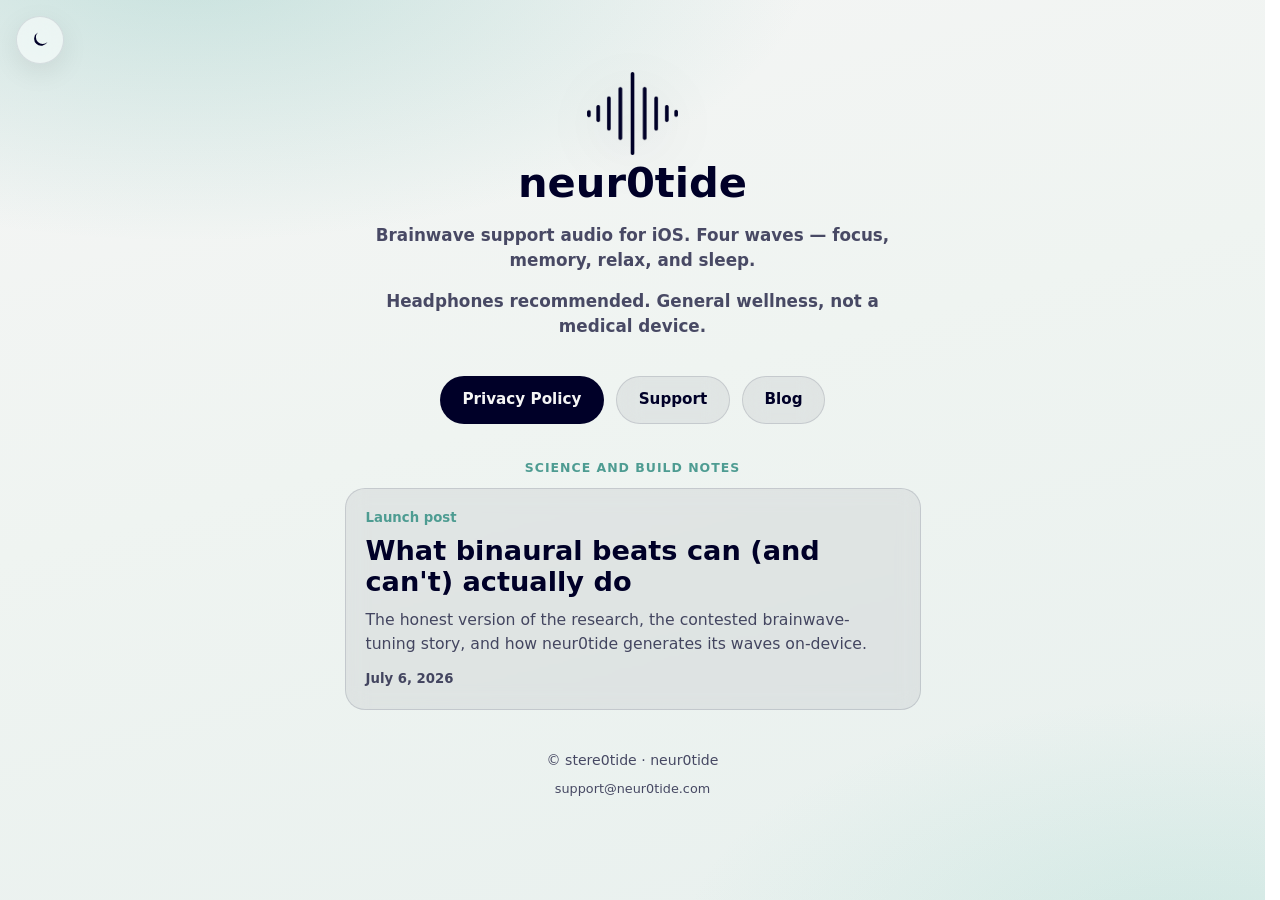
<file: index.html>
<!DOCTYPE html>
<html lang="en" data-theme="light">
<head>
  <meta charset="utf-8">
  <meta name="viewport" content="width=device-width, initial-scale=1">
  <meta name="description" content="neur0tide — brainwave support audio for iOS. Headphone-based wellness app by stere0tide, with plain-spoken notes on the science and technology.">
  <link rel="canonical" href="https://neur0tide.com/">
  <title>neur0tide</title>
  <link rel="stylesheet" href="/style.css">
  <link rel="icon" href="/assets/favicon.png" type="image/png">
  <script>
    (function () {
      var t = localStorage.getItem("neur0tide-theme");
      if (t === "light" || t === "dark") document.documentElement.dataset.theme = t;
      else if (window.matchMedia("(prefers-color-scheme: dark)").matches)
        document.documentElement.dataset.theme = "dark";
    })();
  </script>
</head>
<body>
  <a class="skip-link" href="#main">Skip to content</a>
  <button type="button" class="theme-toggle" id="themeToggle" aria-pressed="false" aria-label="Toggle bright and dark mode">
    <svg class="icon-sun" viewBox="0 0 24 24" fill="none" stroke="currentColor" stroke-width="2" aria-hidden="true">
      <circle cx="12" cy="12" r="4"/><path d="M12 2v2M12 20v2M4.93 4.93l1.41 1.41M17.66 17.66l1.41 1.41M2 12h2M20 12h2M4.93 19.07l1.41-1.41M17.66 6.34l1.41-1.41"/>
    </svg>
    <svg class="icon-moon" viewBox="0 0 24 24" fill="currentColor" aria-hidden="true">
      <path d="M21 14.5A8.5 8.5 0 1 1 9.5 3a6.5 6.5 0 0 0 11.5 11.5z"/>
    </svg>
  </button>

  <main id="main">
    <header class="brand-hero brand-hero--compact">
      <img
        class="brand-logo"
        id="appIcon"
        src="/assets/logo-light.png"
        data-light="/assets/logo-light.png"
        data-dark="/assets/logo-dark.png"
        width="240"
        height="220"
        alt="neur0tide logo"
      >
      <h1 class="brand-name">neur0tide</h1>
      <p class="brand-tagline">
        Brainwave support audio for iOS. Four waves — focus, memory, relax, and sleep.
      </p>
      <p class="brand-tagline">
        Headphones recommended. General wellness, not a medical device.
      </p>
    </header>

    <nav class="nav-row">
      <a class="glass-pill glass-pill--primary" href="/privacy">Privacy Policy</a>
      <a class="glass-pill" href="/support">Support</a>
      <a class="glass-pill" href="/blog">Blog</a>
    </nav>

    <section class="home-section" aria-labelledby="latest-post-title">
      <p class="eyebrow">Science and build notes</p>
      <a class="article-card article-card--home" href="/blog/what-binaural-beats-can-and-cant-do">
        <span class="article-kicker">Launch post</span>
        <h2 id="latest-post-title" class="article-title">
          What binaural beats can (and can't) actually do
        </h2>
        <p class="article-summary">
          The honest version of the research, the contested brainwave-tuning story,
          and how neur0tide generates its waves on-device.
        </p>
        <span class="article-meta">July 6, 2026</span>
      </a>
    </section>

    <footer class="site-credit">
      <p class="site-credit__line">© stere0tide · neur0tide</p>
      <p class="site-email">
        <a href="mailto:support@neur0tide.com">support@neur0tide.com</a>
      </p>
    </footer>
  </main>
  <script src="/theme.js"></script>
</body>
</html>
</file>
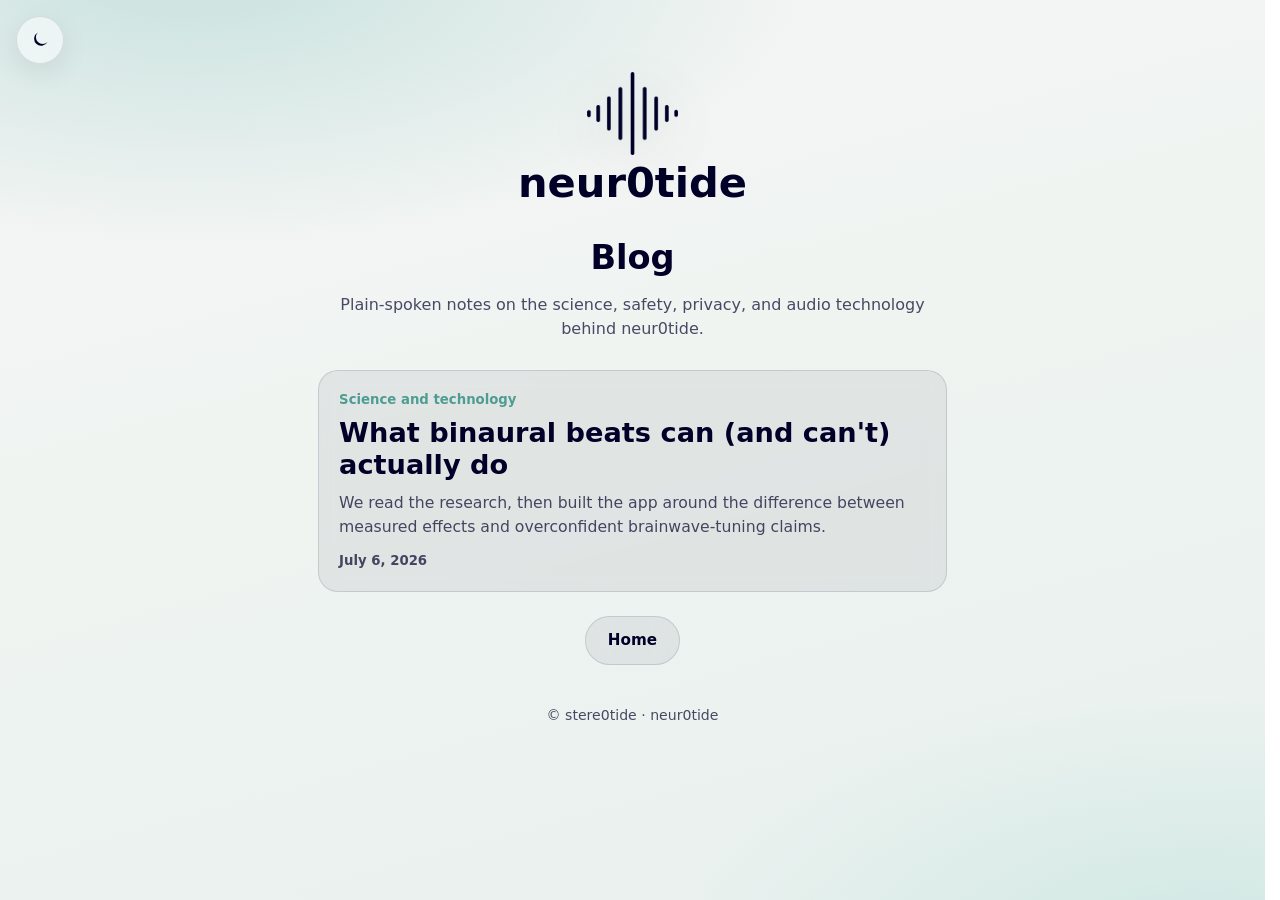
<file: blog.html>
<!DOCTYPE html>
<html lang="en" data-theme="light">
<head>
  <meta charset="utf-8">
  <meta name="viewport" content="width=device-width, initial-scale=1">
  <meta name="description" content="neur0tide blog: calm notes on binaural beats, evidence, privacy, and the technology behind the iOS app.">
  <link rel="canonical" href="https://neur0tide.com/blog">
  <title>Blog — neur0tide</title>
  <link rel="stylesheet" href="/style.css">
  <link rel="icon" href="/assets/favicon.png" type="image/png">
  <script>
    (function () {
      var t = localStorage.getItem("neur0tide-theme");
      if (t === "light" || t === "dark") document.documentElement.dataset.theme = t;
      else if (window.matchMedia("(prefers-color-scheme: dark)").matches)
        document.documentElement.dataset.theme = "dark";
    })();
  </script>
</head>
<body>
  <a class="skip-link" href="#main">Skip to content</a>
  <button type="button" class="theme-toggle" id="themeToggle" aria-pressed="false" aria-label="Toggle bright and dark mode">
    <svg class="icon-sun" viewBox="0 0 24 24" fill="none" stroke="currentColor" stroke-width="2" aria-hidden="true">
      <circle cx="12" cy="12" r="4"/><path d="M12 2v2M12 20v2M4.93 4.93l1.41 1.41M17.66 17.66l1.41 1.41M2 12h2M20 12h2M4.93 19.07l1.41-1.41M17.66 6.34l1.41-1.41"/>
    </svg>
    <svg class="icon-moon" viewBox="0 0 24 24" fill="currentColor" aria-hidden="true">
      <path d="M21 14.5A8.5 8.5 0 1 1 9.5 3a6.5 6.5 0 0 0 11.5 11.5z"/>
    </svg>
  </button>

  <main id="main">
    <a class="brand-link" href="/">
      <header class="brand-hero brand-hero--compact">
        <img
          class="brand-logo"
          id="appIcon"
          src="/assets/logo-light.png"
          data-light="/assets/logo-light.png"
          data-dark="/assets/logo-dark.png"
          width="240"
          height="220"
          alt=""
        >
        <p class="brand-name">neur0tide</p>
      </header>
    </a>

    <h1 class="page-title">Blog</h1>
    <p class="lede">Plain-spoken notes on the science, safety, privacy, and audio technology behind neur0tide.</p>

    <section class="post-list" aria-label="Blog posts">
      <a class="article-card" href="/blog/what-binaural-beats-can-and-cant-do">
        <span class="article-kicker">Science and technology</span>
        <h2 class="article-title">
          What binaural beats can (and can't) actually do
        </h2>
        <p class="article-summary">
          We read the research, then built the app around the difference between measured
          effects and overconfident brainwave-tuning claims.
        </p>
        <span class="article-meta">July 6, 2026</span>
      </a>
    </section>

    <p class="back-row"><a class="glass-pill" href="/">Home</a></p>
    <footer class="site-credit">
      <p class="site-credit__line">© stere0tide · neur0tide</p>
    </footer>
  </main>
  <script src="/theme.js"></script>
</body>
</html>
</file>
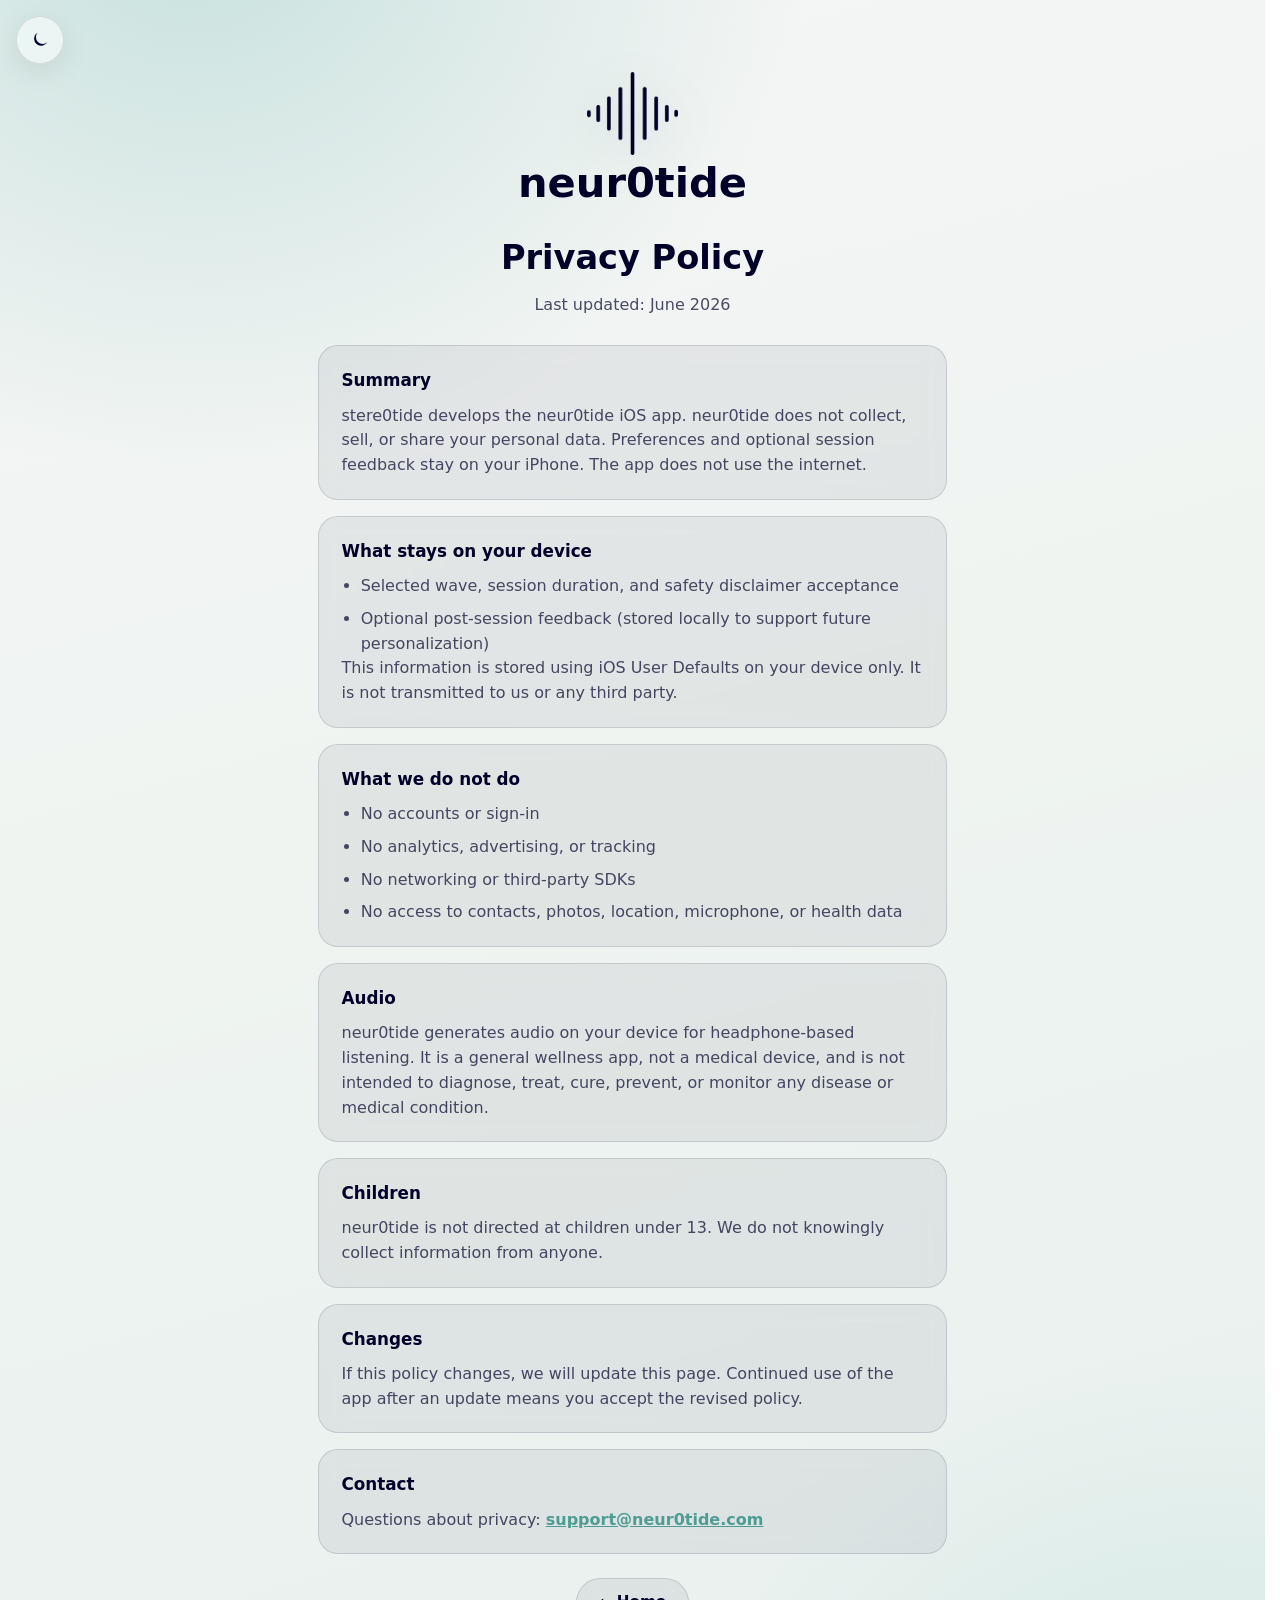
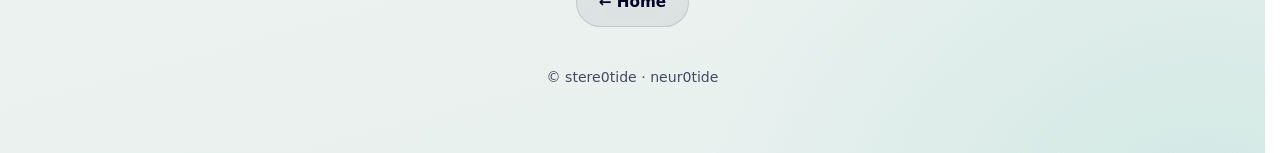
<file: privacy.html>
<!DOCTYPE html>
<html lang="en" data-theme="light">
<head>
  <meta charset="utf-8">
  <meta name="viewport" content="width=device-width, initial-scale=1">
  <meta name="description" content="Privacy policy for the neur0tide iOS app. No data collection. Everything stays on your device.">
  <link rel="canonical" href="https://neur0tide.com/privacy">
  <title>Privacy Policy — neur0tide</title>
  <link rel="stylesheet" href="/style.css">
  <link rel="icon" href="/assets/favicon.png" type="image/png">
  <script>
    (function () {
      var t = localStorage.getItem("neur0tide-theme");
      if (t === "light" || t === "dark") document.documentElement.dataset.theme = t;
      else if (window.matchMedia("(prefers-color-scheme: dark)").matches)
        document.documentElement.dataset.theme = "dark";
    })();
  </script>
</head>
<body>
  <a class="skip-link" href="#main">Skip to content</a>
  <button type="button" class="theme-toggle" id="themeToggle" aria-pressed="false" aria-label="Toggle bright and dark mode">
    <svg class="icon-sun" viewBox="0 0 24 24" fill="none" stroke="currentColor" stroke-width="2" aria-hidden="true">
      <circle cx="12" cy="12" r="4"/><path d="M12 2v2M12 20v2M4.93 4.93l1.41 1.41M17.66 17.66l1.41 1.41M2 12h2M20 12h2M4.93 19.07l1.41-1.41M17.66 6.34l1.41-1.41"/>
    </svg>
    <svg class="icon-moon" viewBox="0 0 24 24" fill="currentColor" aria-hidden="true">
      <path d="M21 14.5A8.5 8.5 0 1 1 9.5 3a6.5 6.5 0 0 0 11.5 11.5z"/>
    </svg>
  </button>

  <main id="main">
    <a class="brand-link" href="/">
      <header class="brand-hero brand-hero--compact">
        <img
          class="brand-logo"
          id="appIcon"
          src="/assets/logo-light.png"
          data-light="/assets/logo-light.png"
          data-dark="/assets/logo-dark.png"
          width="240"
          height="220"
          alt=""
        >
        <p class="brand-name">neur0tide</p>
      </header>
    </a>

    <h1 class="page-title">Privacy Policy</h1>
    <p class="lede">Last updated: June 2026</p>

    <section class="glass-card">
      <h2>Summary</h2>
      <p>
        stere0tide develops the neur0tide iOS app. neur0tide does not collect,
        sell, or share your personal data. Preferences and optional session
        feedback stay on your iPhone. The app does not use the internet.
      </p>
    </section>

    <section class="glass-card">
      <h2>What stays on your device</h2>
      <ul>
        <li>Selected wave, session duration, and safety disclaimer acceptance</li>
        <li>Optional post-session feedback (stored locally to support future personalization)</li>
      </ul>
      <p>
        This information is stored using iOS User Defaults on your device only.
        It is not transmitted to us or any third party.
      </p>
    </section>

    <section class="glass-card">
      <h2>What we do not do</h2>
      <ul>
        <li>No accounts or sign-in</li>
        <li>No analytics, advertising, or tracking</li>
        <li>No networking or third-party SDKs</li>
        <li>No access to contacts, photos, location, microphone, or health data</li>
      </ul>
    </section>

    <section class="glass-card">
      <h2>Audio</h2>
      <p>
        neur0tide generates audio on your device for headphone-based listening.
        It is a general wellness app, not a medical device, and is not intended to
        diagnose, treat, cure, prevent, or monitor any disease or medical condition.
      </p>
    </section>

    <section class="glass-card">
      <h2>Children</h2>
      <p>
        neur0tide is not directed at children under 13. We do not knowingly collect
        information from anyone.
      </p>
    </section>

    <section class="glass-card">
      <h2>Changes</h2>
      <p>
        If this policy changes, we will update this page. Continued use of the app
        after an update means you accept the revised policy.
      </p>
    </section>

    <section class="glass-card">
      <h2>Contact</h2>
      <p>
        Questions about privacy:
        <a class="inline" href="mailto:support@neur0tide.com">support@neur0tide.com</a>
      </p>
    </section>

    <p class="back-row"><a class="glass-pill" href="/">← Home</a></p>
    <footer class="site-credit">
      <p class="site-credit__line">© stere0tide · neur0tide</p>
    </footer>
  </main>
  <script src="/theme.js"></script>
</body>
</html>
</file>
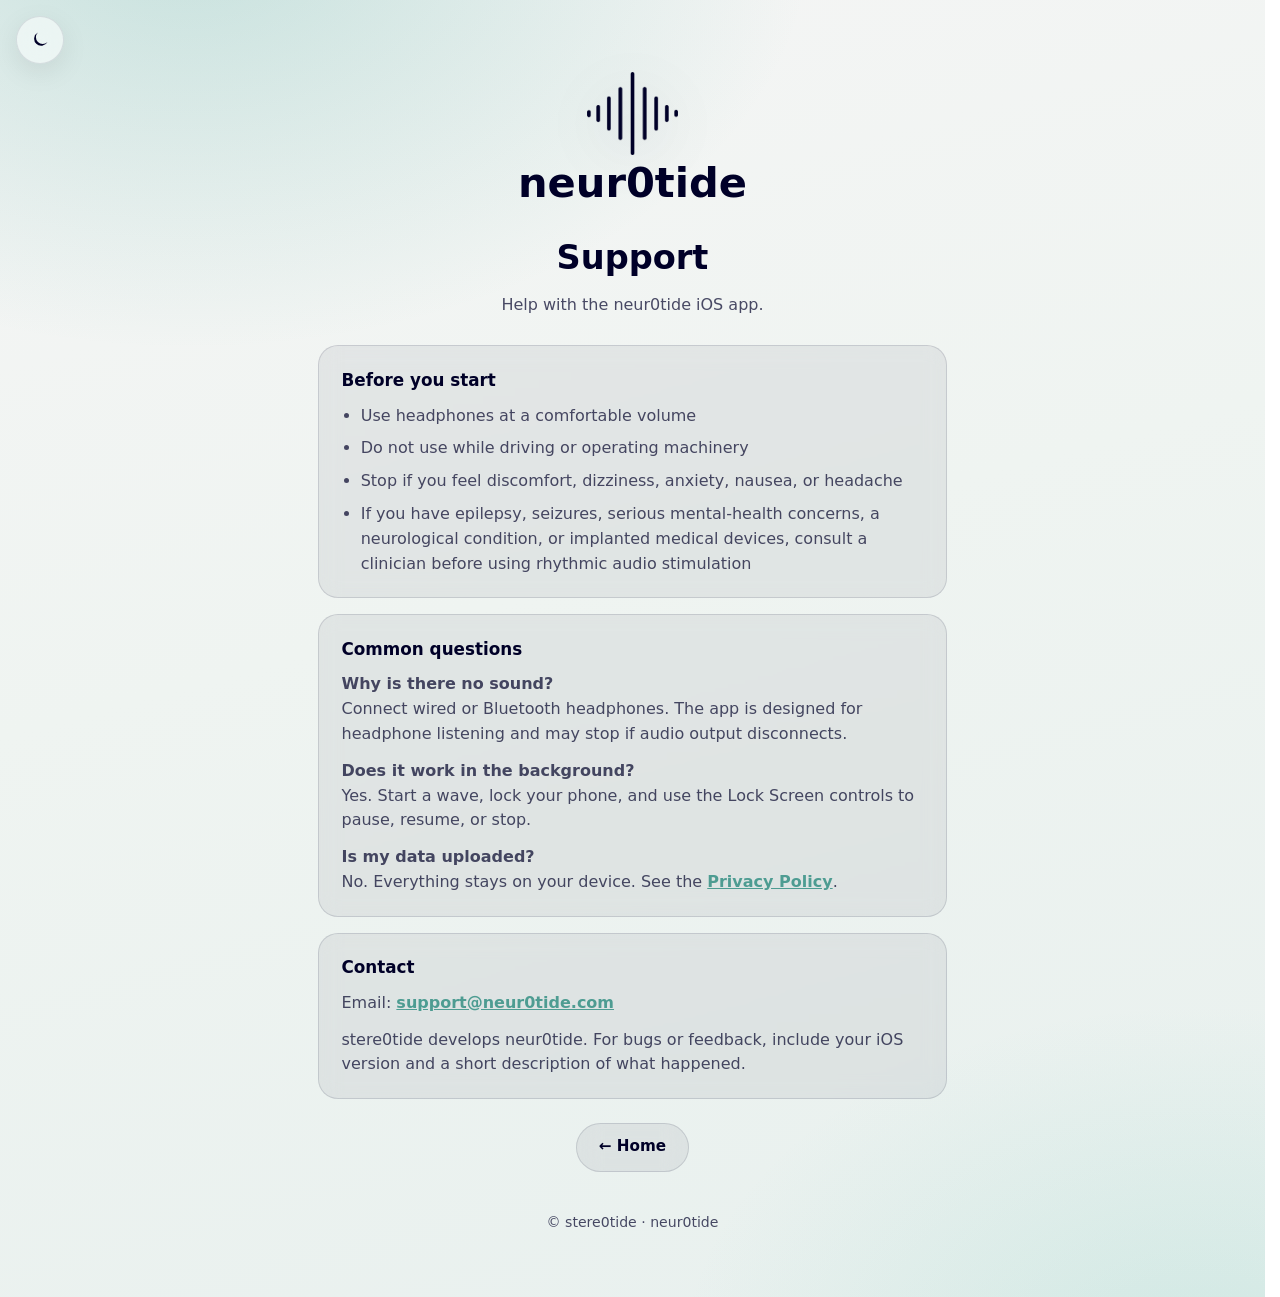
<file: support.html>
<!DOCTYPE html>
<html lang="en" data-theme="light">
<head>
  <meta charset="utf-8">
  <meta name="viewport" content="width=device-width, initial-scale=1">
  <meta name="description" content="Support for the neur0tide iOS app. stere0tide · support@neur0tide.com">
  <link rel="canonical" href="https://neur0tide.com/support">
  <title>Support — neur0tide</title>
  <link rel="stylesheet" href="/style.css">
  <link rel="icon" href="/assets/favicon.png" type="image/png">
  <script>
    (function () {
      var t = localStorage.getItem("neur0tide-theme");
      if (t === "light" || t === "dark") document.documentElement.dataset.theme = t;
      else if (window.matchMedia("(prefers-color-scheme: dark)").matches)
        document.documentElement.dataset.theme = "dark";
    })();
  </script>
</head>
<body>
  <a class="skip-link" href="#main">Skip to content</a>
  <button type="button" class="theme-toggle" id="themeToggle" aria-pressed="false" aria-label="Toggle bright and dark mode">
    <svg class="icon-sun" viewBox="0 0 24 24" fill="none" stroke="currentColor" stroke-width="2" aria-hidden="true">
      <circle cx="12" cy="12" r="4"/><path d="M12 2v2M12 20v2M4.93 4.93l1.41 1.41M17.66 17.66l1.41 1.41M2 12h2M20 12h2M4.93 19.07l1.41-1.41M17.66 6.34l1.41-1.41"/>
    </svg>
    <svg class="icon-moon" viewBox="0 0 24 24" fill="currentColor" aria-hidden="true">
      <path d="M21 14.5A8.5 8.5 0 1 1 9.5 3a6.5 6.5 0 0 0 11.5 11.5z"/>
    </svg>
  </button>

  <main id="main">
    <a class="brand-link" href="/">
      <header class="brand-hero brand-hero--compact">
        <img
          class="brand-logo"
          id="appIcon"
          src="/assets/logo-light.png"
          data-light="/assets/logo-light.png"
          data-dark="/assets/logo-dark.png"
          width="240"
          height="220"
          alt=""
        >
        <p class="brand-name">neur0tide</p>
      </header>
    </a>

    <h1 class="page-title">Support</h1>
    <p class="lede">Help with the neur0tide iOS app.</p>

    <section class="glass-card">
      <h2>Before you start</h2>
      <ul>
        <li>Use headphones at a comfortable volume</li>
        <li>Do not use while driving or operating machinery</li>
        <li>Stop if you feel discomfort, dizziness, anxiety, nausea, or headache</li>
        <li>
          If you have epilepsy, seizures, serious mental-health concerns, a
          neurological condition, or implanted medical devices, consult a clinician
          before using rhythmic audio stimulation
        </li>
      </ul>
    </section>

    <section class="glass-card">
      <h2>Common questions</h2>
      <p><strong>Why is there no sound?</strong><br>
        Connect wired or Bluetooth headphones. The app is designed for headphone
        listening and may stop if audio output disconnects.</p>
      <p><strong>Does it work in the background?</strong><br>
        Yes. Start a wave, lock your phone, and use the Lock Screen controls to
        pause, resume, or stop.</p>
      <p><strong>Is my data uploaded?</strong><br>
        No. Everything stays on your device. See the
        <a class="inline" href="/privacy">Privacy Policy</a>.</p>
    </section>

    <section class="glass-card">
      <h2>Contact</h2>
      <p>
        Email:
        <a class="inline" href="mailto:support@neur0tide.com">support@neur0tide.com</a>
      </p>
      <p>
        stere0tide develops neur0tide. For bugs or feedback, include your iOS
        version and a short description of what happened.
      </p>
    </section>

    <p class="back-row"><a class="glass-pill" href="/">← Home</a></p>
    <footer class="site-credit">
      <p class="site-credit__line">© stere0tide · neur0tide</p>
    </footer>
  </main>
  <script src="/theme.js"></script>
</body>
</html>
</file>
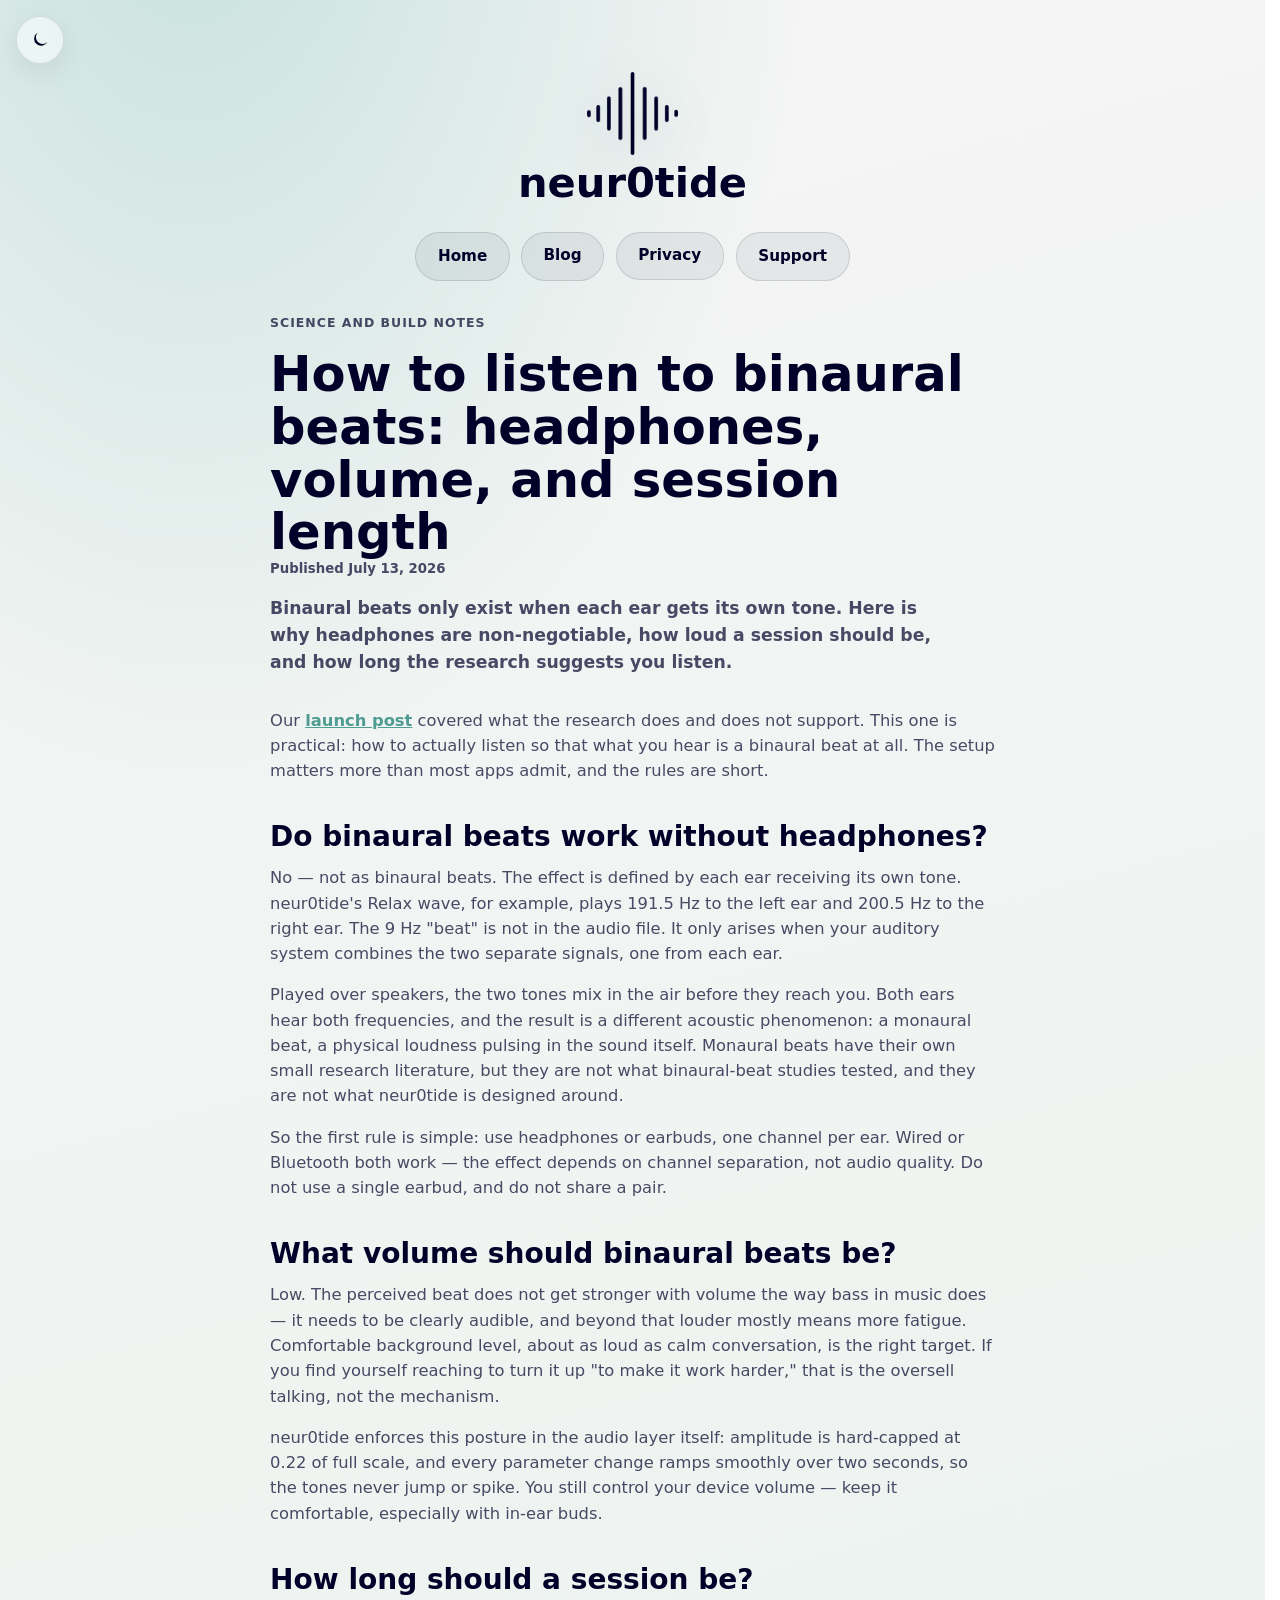
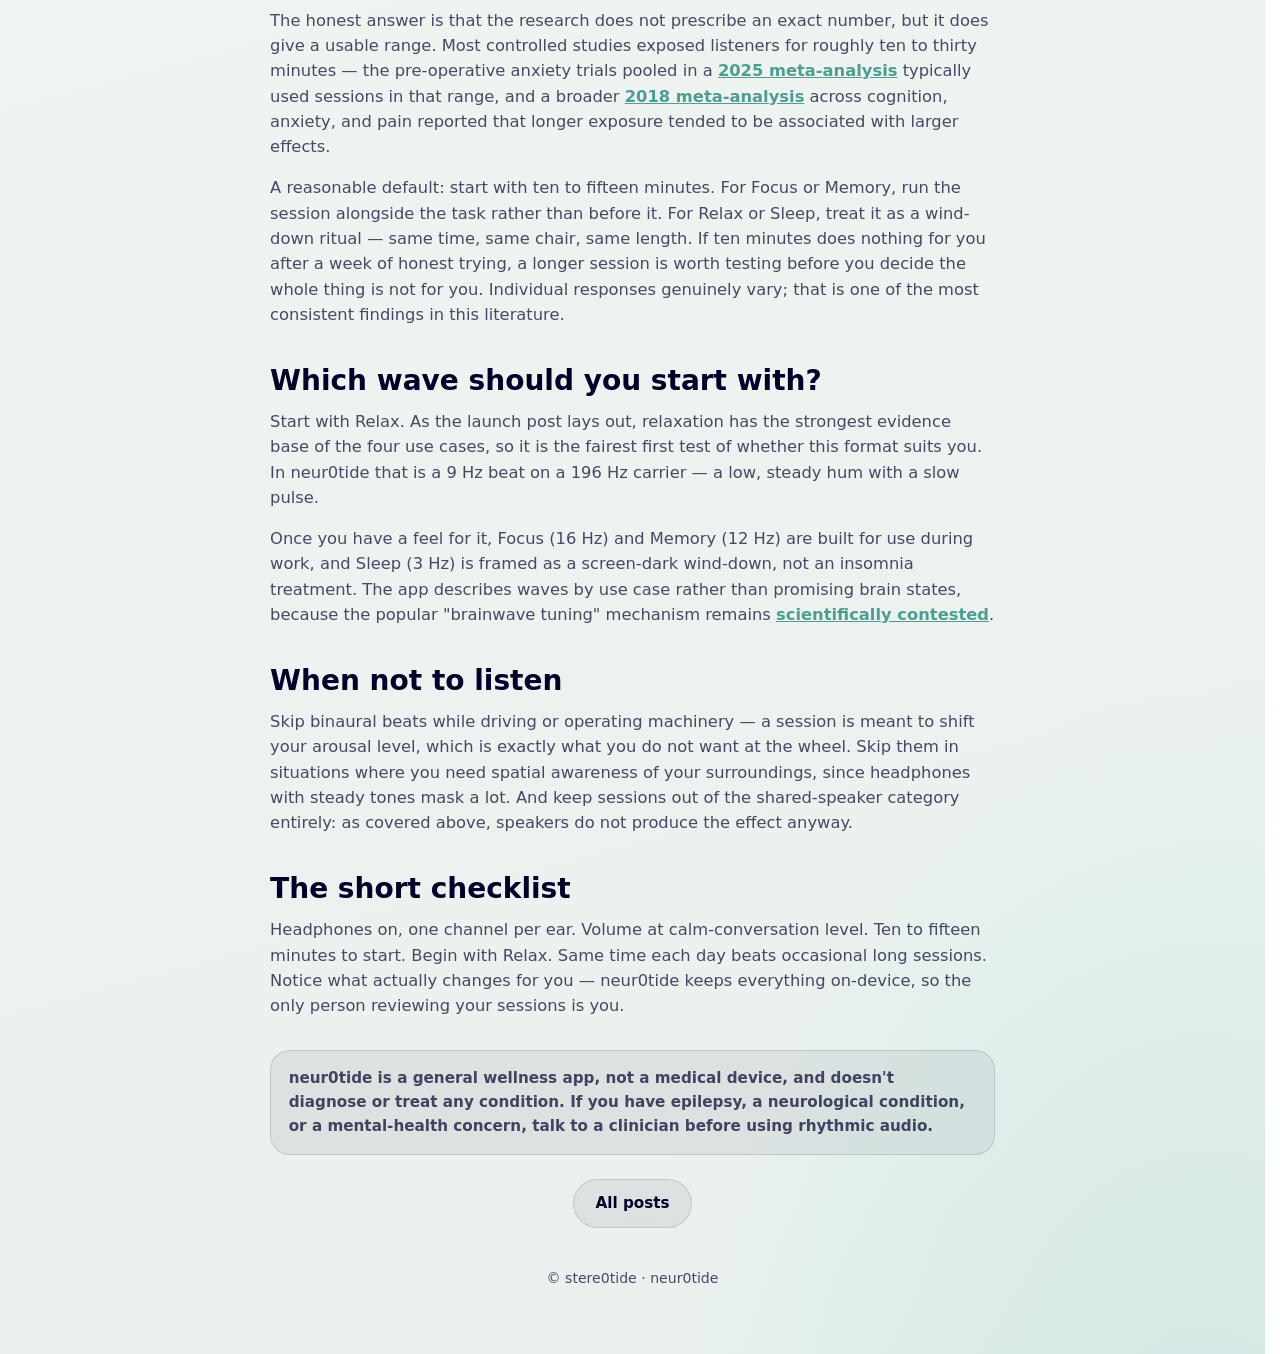
<file: blog/how-to-listen-to-binaural-beats.html>
<!DOCTYPE html>
<html lang="en" data-theme="light">
<head>
  <meta charset="utf-8">
  <meta name="viewport" content="width=device-width, initial-scale=1">
  <meta name="description" content="Binaural beats need headphones — here's why, plus plain guidance on volume, session length, and which wave to start with in neur0tide.">
  <link rel="canonical" href="https://neur0tide.com/blog/how-to-listen-to-binaural-beats">
  <title>How to listen to binaural beats: headphones, volume, session length — neur0tide</title>
  <link rel="stylesheet" href="/style.css">
  <link rel="icon" href="/assets/favicon.png" type="image/png">
  <script>
    (function () {
      var t = localStorage.getItem("neur0tide-theme");
      if (t === "light" || t === "dark") document.documentElement.dataset.theme = t;
      else if (window.matchMedia("(prefers-color-scheme: dark)").matches)
        document.documentElement.dataset.theme = "dark";
    })();
  </script>
</head>
<body>
  <button type="button" class="theme-toggle" id="themeToggle" aria-label="Toggle bright and dark mode">
    <svg class="icon-sun" viewBox="0 0 24 24" fill="none" stroke="currentColor" stroke-width="2" aria-hidden="true">
      <circle cx="12" cy="12" r="4"/><path d="M12 2v2M12 20v2M4.93 4.93l1.41 1.41M17.66 17.66l1.41 1.41M2 12h2M20 12h2M4.93 19.07l1.41-1.41M17.66 6.34l1.41-1.41"/>
    </svg>
    <svg class="icon-moon" viewBox="0 0 24 24" fill="currentColor" aria-hidden="true">
      <path d="M21 14.5A8.5 8.5 0 1 1 9.5 3a6.5 6.5 0 0 0 11.5 11.5z"/>
    </svg>
  </button>

  <main class="article-main">
    <a class="brand-link" href="/">
      <header class="brand-hero brand-hero--compact">
        <img
          class="brand-logo"
          id="appIcon"
          src="/assets/logo-light.png"
          data-light="/assets/logo-light.png"
          data-dark="/assets/logo-dark.png"
          width="240"
          height="220"
          alt=""
        >
        <p class="brand-name">neur0tide</p>
      </header>
    </a>

    <nav class="nav-row nav-row--compact" aria-label="Site">
      <a class="glass-pill" href="/">Home</a>
      <a class="glass-pill" href="/blog">Blog</a>
      <a class="glass-pill" href="/privacy">Privacy</a>
      <a class="glass-pill" href="/support">Support</a>
    </nav>

    <article class="article-body">
      <header class="article-header">
        <p class="eyebrow">Science and build notes</p>
        <h1>How to listen to binaural beats: headphones, volume, and session length</h1>
        <p class="article-meta">Published July 13, 2026</p>
        <p class="article-deck">
          Binaural beats only exist when each ear gets its own tone. Here is
          why headphones are non-negotiable, how loud a session should be, and
          how long the research suggests you listen.
        </p>
      </header>

      <p>
        Our <a href="/blog/what-binaural-beats-can-and-cant-do">launch post</a>
        covered what the research does and does not support. This one is
        practical: how to actually listen so that what you hear is a binaural
        beat at all. The setup matters more than most apps admit, and the
        rules are short.
      </p>

      <h2>Do binaural beats work without headphones?</h2>
      <p>
        No — not as binaural beats. The effect is defined by each ear
        receiving its own tone. neur0tide's Relax wave, for example, plays
        191.5 Hz to the left ear and 200.5 Hz to the right ear. The 9 Hz
        "beat" is not in the audio file. It only arises when your auditory
        system combines the two separate signals, one from each ear.
      </p>
      <p>
        Played over speakers, the two tones mix in the air before they reach
        you. Both ears hear both frequencies, and the result is a different
        acoustic phenomenon: a monaural beat, a physical loudness pulsing in
        the sound itself. Monaural beats have their own small research
        literature, but they are not what binaural-beat studies tested, and
        they are not what neur0tide is designed around.
      </p>
      <p>
        So the first rule is simple: use headphones or earbuds, one channel
        per ear. Wired or Bluetooth both work — the effect depends on channel
        separation, not audio quality. Do not use a single earbud, and do not
        share a pair.
      </p>

      <h2>What volume should binaural beats be?</h2>
      <p>
        Low. The perceived beat does not get stronger with volume the way
        bass in music does — it needs to be clearly audible, and beyond that
        louder mostly means more fatigue. Comfortable background level, about
        as loud as calm conversation, is the right target. If you find
        yourself reaching to turn it up "to make it work harder," that is the
        oversell talking, not the mechanism.
      </p>
      <p>
        neur0tide enforces this posture in the audio layer itself: amplitude
        is hard-capped at 0.22 of full scale, and every parameter change ramps
        smoothly over two seconds, so the tones never jump or spike. You still
        control your device volume — keep it comfortable, especially with
        in-ear buds.
      </p>

      <h2>How long should a session be?</h2>
      <p>
        The honest answer is that the research does not prescribe an exact
        number, but it does give a usable range. Most controlled studies
        exposed listeners for roughly ten to thirty minutes — the
        pre-operative anxiety trials pooled in a
        <a href="https://doi.org/10.1016/j.ctim.2025.103299">2025 meta-analysis</a>
        typically used sessions in that range, and a broader
        <a href="https://doi.org/10.1007/s00426-018-1066-8">2018 meta-analysis</a>
        across cognition, anxiety, and pain reported that longer exposure
        tended to be associated with larger effects.
      </p>
      <p>
        A reasonable default: start with ten to fifteen minutes. For Focus or
        Memory, run the session alongside the task rather than before it. For
        Relax or Sleep, treat it as a wind-down ritual — same time, same
        chair, same length. If ten minutes does nothing for you after a week
        of honest trying, a longer session is worth testing before you decide
        the whole thing is not for you. Individual responses genuinely vary;
        that is one of the most consistent findings in this literature.
      </p>

      <h2>Which wave should you start with?</h2>
      <p>
        Start with Relax. As the launch post lays out, relaxation has the
        strongest evidence base of the four use cases, so it is the fairest
        first test of whether this format suits you. In neur0tide that is a
        9 Hz beat on a 196 Hz carrier — a low, steady hum with a slow pulse.
      </p>
      <p>
        Once you have a feel for it, Focus (16 Hz) and Memory (12 Hz) are
        built for use during work, and Sleep (3 Hz) is framed as a
        screen-dark wind-down, not an insomnia treatment. The app describes
        waves by use case rather than promising brain states, because the
        popular "brainwave tuning" mechanism remains
        <a href="https://doi.org/10.1371/journal.pone.0286023">scientifically contested</a>.
      </p>

      <h2>When not to listen</h2>
      <p>
        Skip binaural beats while driving or operating machinery — a session
        is meant to shift your arousal level, which is exactly what you do
        not want at the wheel. Skip them in situations where you need
        spatial awareness of your surroundings, since headphones with steady
        tones mask a lot. And keep sessions out of the shared-speaker
        category entirely: as covered above, speakers do not produce the
        effect anyway.
      </p>

      <h2>The short checklist</h2>
      <p>
        Headphones on, one channel per ear. Volume at calm-conversation
        level. Ten to fifteen minutes to start. Begin with Relax. Same time
        each day beats occasional long sessions. Notice what actually changes
        for you — neur0tide keeps everything on-device, so the only person
        reviewing your sessions is you.
      </p>

      <aside class="wellness-note">
        neur0tide is a general wellness app, not a medical device, and
        doesn't diagnose or treat any condition. If you have epilepsy, a
        neurological condition, or a mental-health concern, talk to a
        clinician before using rhythmic audio.
      </aside>
    </article>

    <p class="back-row"><a class="glass-pill" href="/blog">All posts</a></p>
    <footer class="site-credit">
      <p class="site-credit__line">© stere0tide · neur0tide</p>
    </footer>
  </main>
  <script src="/theme.js"></script>
</body>
</html>
</file>
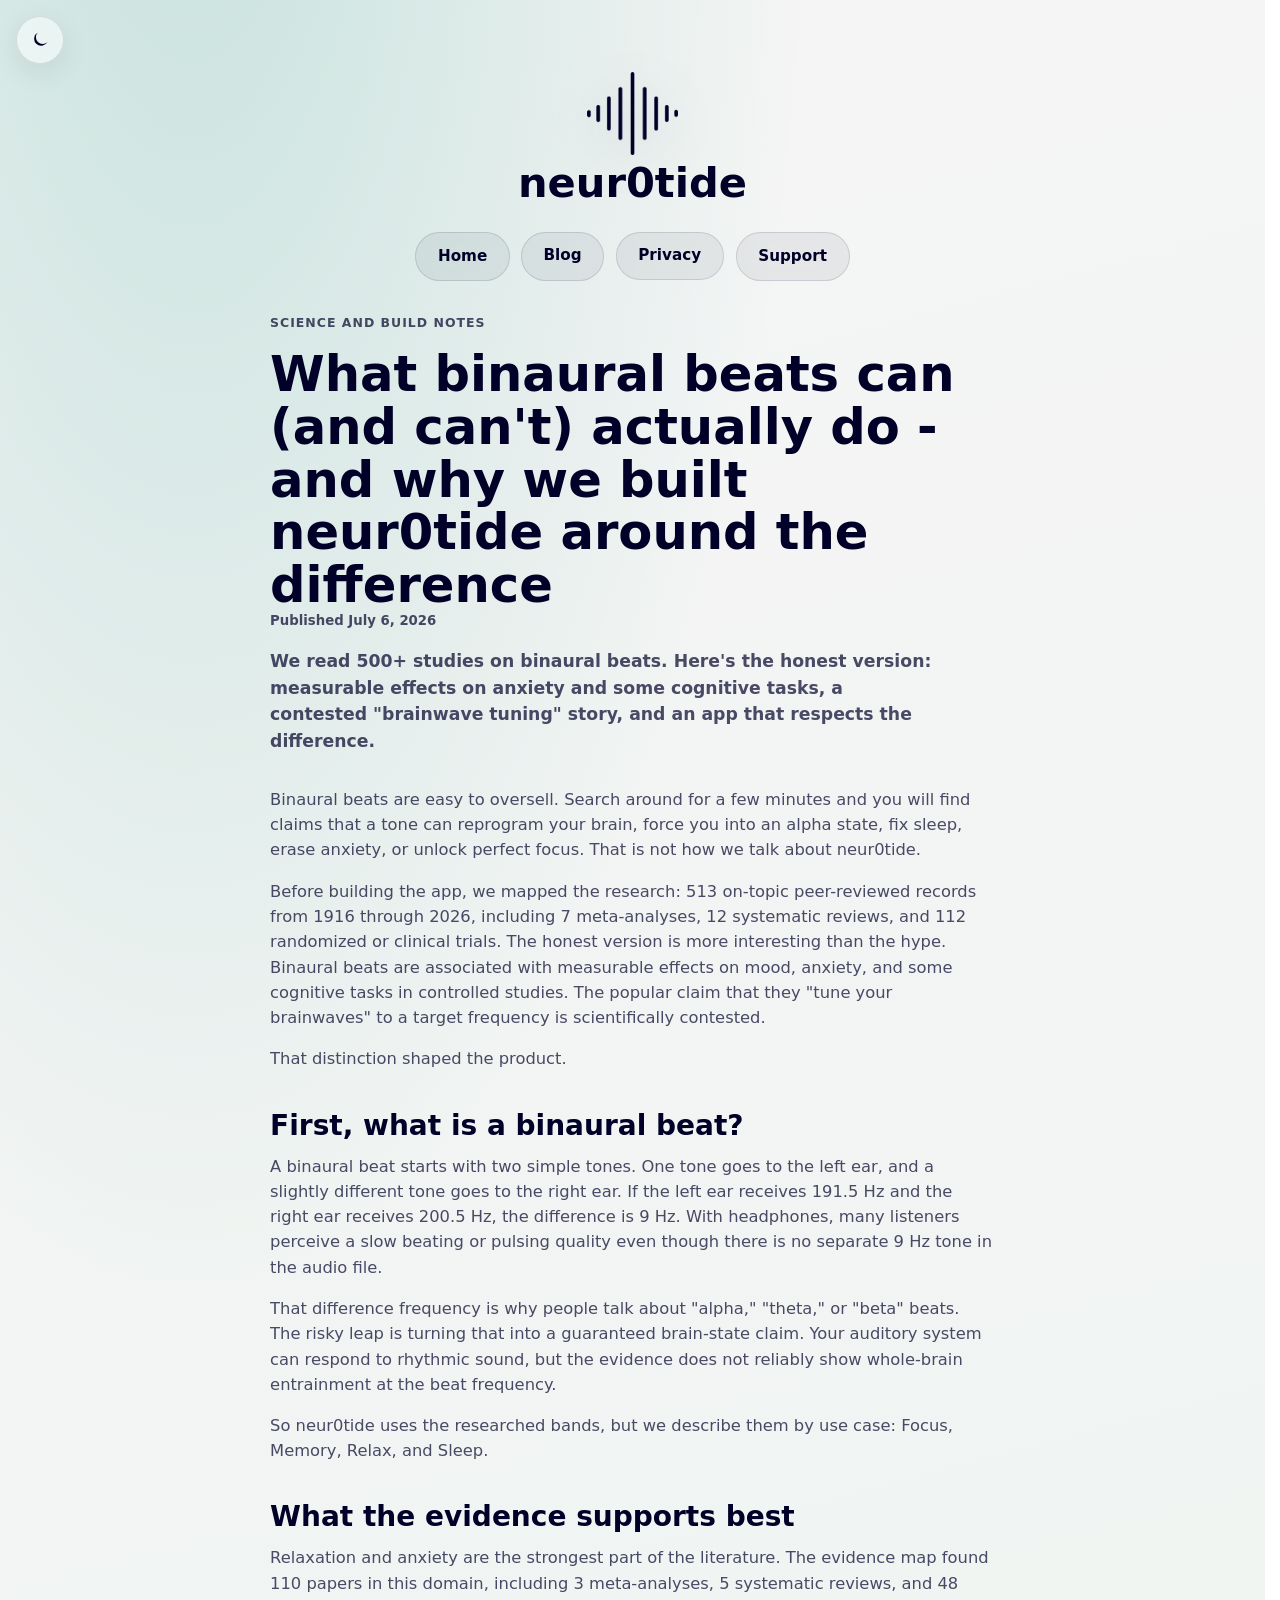
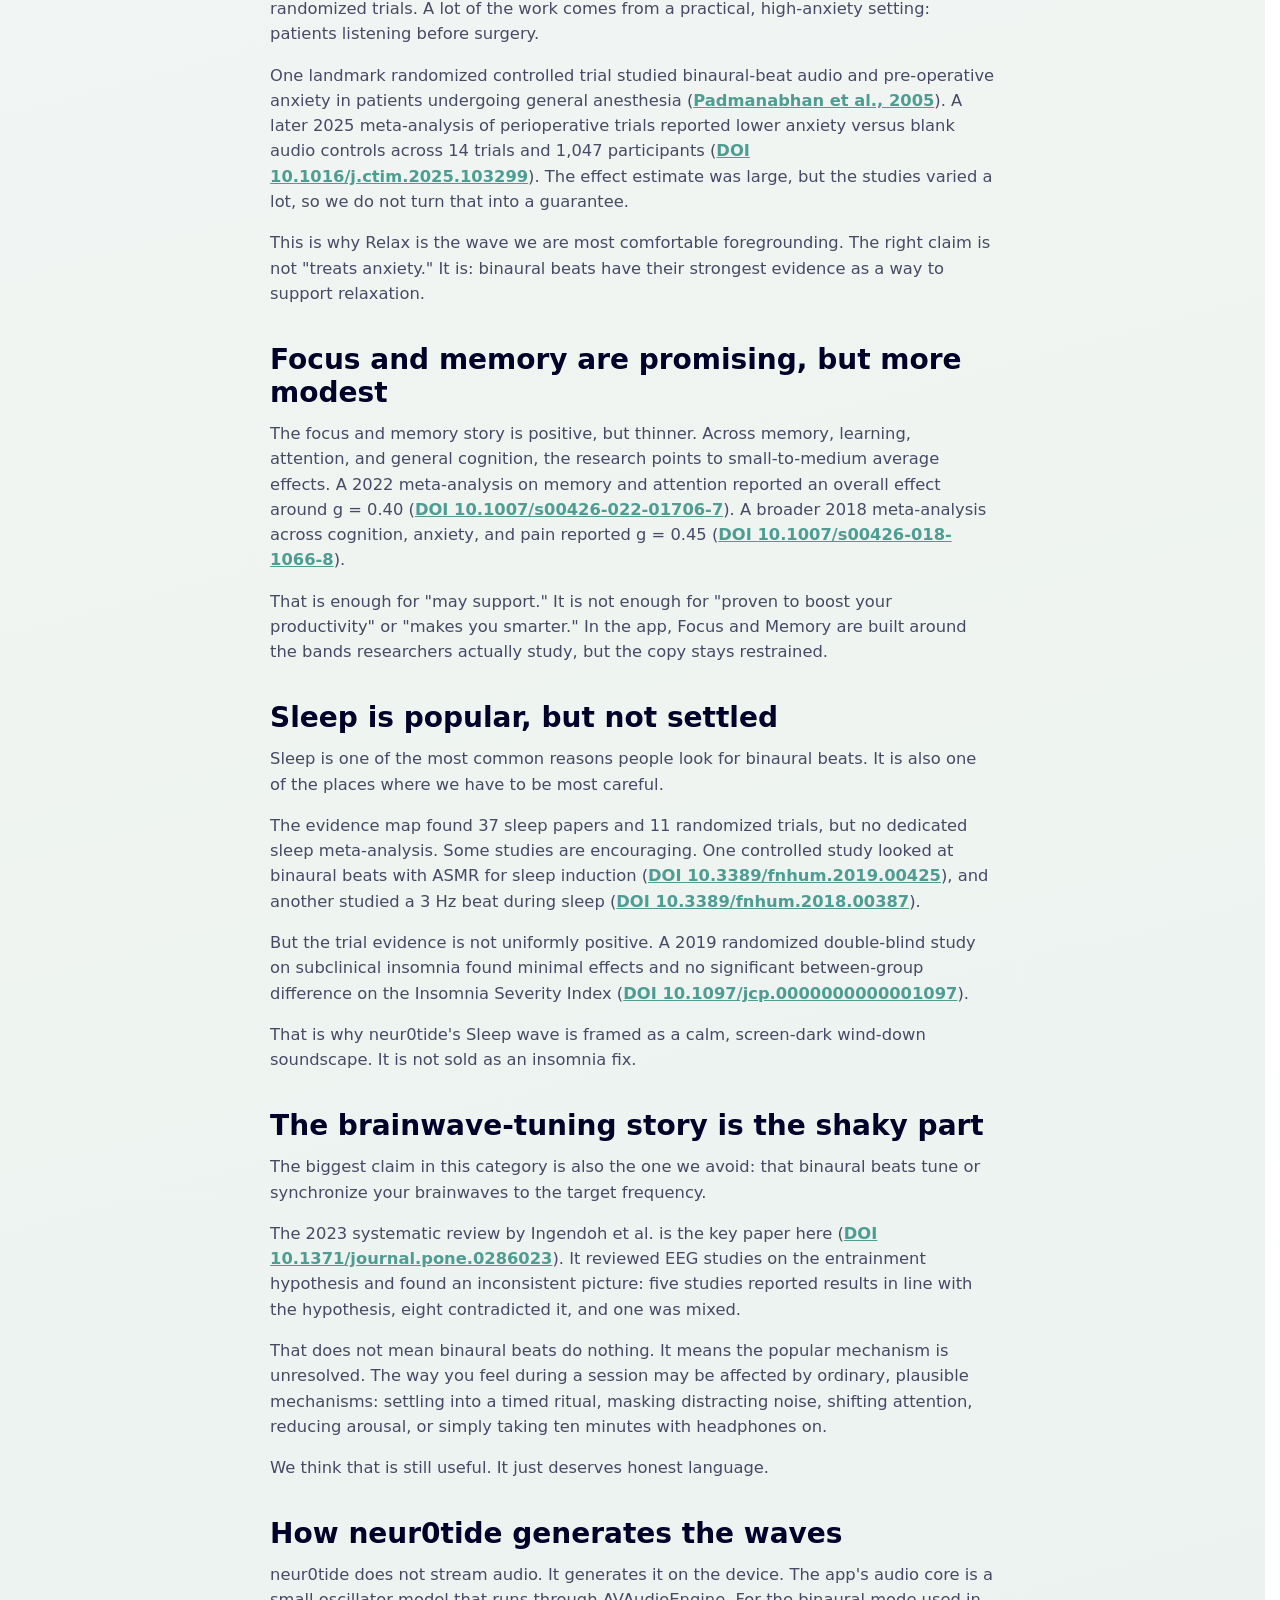
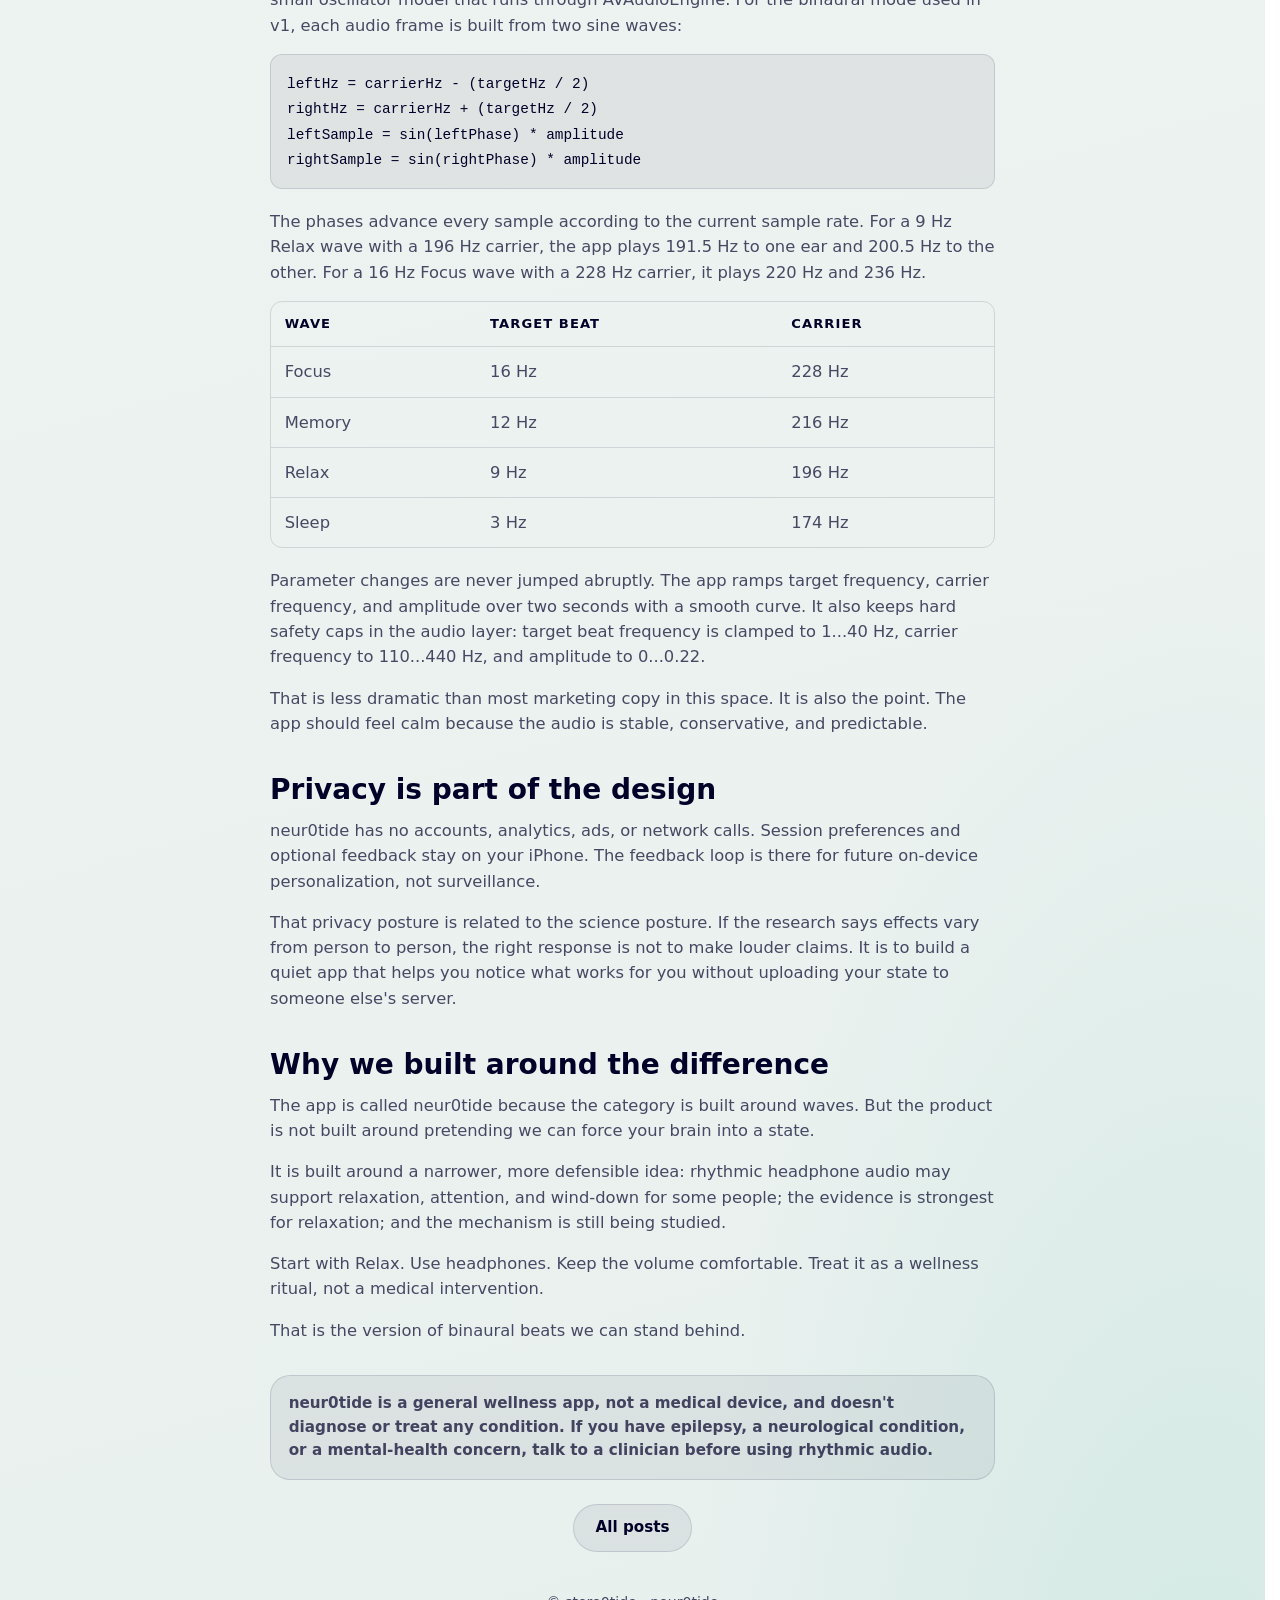
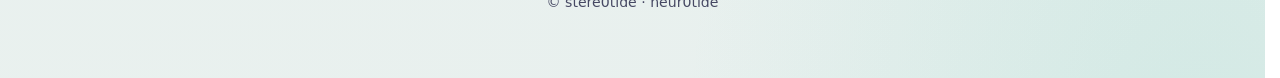
<file: blog/what-binaural-beats-can-and-cant-do.html>
<!DOCTYPE html>
<html lang="en" data-theme="light">
<head>
  <meta charset="utf-8">
  <meta name="viewport" content="width=device-width, initial-scale=1">
  <meta name="description" content="We read 500+ studies on binaural beats. Here's the honest version: measurable effects, a contested brainwave-tuning story, and how neur0tide generates waves on-device.">
  <link rel="canonical" href="https://neur0tide.com/blog/what-binaural-beats-can-and-cant-do">
  <title>What binaural beats can (and can't) actually do — neur0tide</title>
  <link rel="stylesheet" href="/style.css">
  <link rel="icon" href="/assets/favicon.png" type="image/png">
  <script>
    (function () {
      var t = localStorage.getItem("neur0tide-theme");
      if (t === "light" || t === "dark") document.documentElement.dataset.theme = t;
      else if (window.matchMedia("(prefers-color-scheme: dark)").matches)
        document.documentElement.dataset.theme = "dark";
    })();
  </script>
</head>
<body>
  <a class="skip-link" href="#main">Skip to content</a>
  <button type="button" class="theme-toggle" id="themeToggle" aria-pressed="false" aria-label="Toggle bright and dark mode">
    <svg class="icon-sun" viewBox="0 0 24 24" fill="none" stroke="currentColor" stroke-width="2" aria-hidden="true">
      <circle cx="12" cy="12" r="4"/><path d="M12 2v2M12 20v2M4.93 4.93l1.41 1.41M17.66 17.66l1.41 1.41M2 12h2M20 12h2M4.93 19.07l1.41-1.41M17.66 6.34l1.41-1.41"/>
    </svg>
    <svg class="icon-moon" viewBox="0 0 24 24" fill="currentColor" aria-hidden="true">
      <path d="M21 14.5A8.5 8.5 0 1 1 9.5 3a6.5 6.5 0 0 0 11.5 11.5z"/>
    </svg>
  </button>

  <main id="main" class="article-main">
    <a class="brand-link" href="/">
      <header class="brand-hero brand-hero--compact">
        <img
          class="brand-logo"
          id="appIcon"
          src="/assets/logo-light.png"
          data-light="/assets/logo-light.png"
          data-dark="/assets/logo-dark.png"
          width="240"
          height="220"
          alt=""
        >
        <p class="brand-name">neur0tide</p>
      </header>
    </a>

    <nav class="nav-row nav-row--compact" aria-label="Site">
      <a class="glass-pill" href="/">Home</a>
      <a class="glass-pill" href="/blog">Blog</a>
      <a class="glass-pill" href="/privacy">Privacy</a>
      <a class="glass-pill" href="/support">Support</a>
    </nav>

    <article class="article-body">
      <header class="article-header">
        <p class="eyebrow">Science and build notes</p>
        <h1>What binaural beats can (and can't) actually do - and why we built neur0tide around the difference</h1>
        <p class="article-meta">Published July 6, 2026</p>
        <p class="article-deck">
          We read 500+ studies on binaural beats. Here's the honest version:
          measurable effects on anxiety and some cognitive tasks, a contested
          "brainwave tuning" story, and an app that respects the difference.
        </p>
      </header>

      <p>
        Binaural beats are easy to oversell. Search around for a few minutes
        and you will find claims that a tone can reprogram your brain, force
        you into an alpha state, fix sleep, erase anxiety, or unlock perfect
        focus. That is not how we talk about neur0tide.
      </p>

      <p>
        Before building the app, we mapped the research: 513 on-topic
        peer-reviewed records from 1916 through 2026, including 7
        meta-analyses, 12 systematic reviews, and 112 randomized or clinical
        trials. The honest version is more interesting than the hype.
        Binaural beats are associated with measurable effects on mood,
        anxiety, and some cognitive tasks in controlled studies. The popular
        claim that they "tune your brainwaves" to a target frequency is
        scientifically contested.
      </p>

      <p>That distinction shaped the product.</p>

      <h2>First, what is a binaural beat?</h2>
      <p>
        A binaural beat starts with two simple tones. One tone goes to the
        left ear, and a slightly different tone goes to the right ear. If the
        left ear receives 191.5 Hz and the right ear receives 200.5 Hz, the
        difference is 9 Hz. With headphones, many listeners perceive a slow
        beating or pulsing quality even though there is no separate 9 Hz tone
        in the audio file.
      </p>
      <p>
        That difference frequency is why people talk about "alpha," "theta,"
        or "beta" beats. The risky leap is turning that into a guaranteed
        brain-state claim. Your auditory system can respond to rhythmic
        sound, but the evidence does not reliably show whole-brain entrainment
        at the beat frequency.
      </p>
      <p>
        So neur0tide uses the researched bands, but we describe them by use
        case: Focus, Memory, Relax, and Sleep.
      </p>

      <h2>What the evidence supports best</h2>
      <p>
        Relaxation and anxiety are the strongest part of the literature. The
        evidence map found 110 papers in this domain, including 3
        meta-analyses, 5 systematic reviews, and 48 randomized trials. A lot
        of the work comes from a practical, high-anxiety setting: patients
        listening before surgery.
      </p>
      <p>
        One landmark randomized controlled trial studied binaural-beat audio
        and pre-operative anxiety in patients undergoing general anesthesia
        (<a href="https://doi.org/10.1111/j.1365-2044.2005.04287.x">Padmanabhan et al., 2005</a>).
        A later 2025 meta-analysis of perioperative trials reported lower
        anxiety versus blank audio controls across 14 trials and 1,047
        participants (<a href="https://doi.org/10.1016/j.ctim.2025.103299">DOI 10.1016/j.ctim.2025.103299</a>).
        The effect estimate was large, but the studies varied a lot, so we do
        not turn that into a guarantee.
      </p>
      <p>
        This is why Relax is the wave we are most comfortable foregrounding.
        The right claim is not "treats anxiety." It is: binaural beats have
        their strongest evidence as a way to support relaxation.
      </p>

      <h2>Focus and memory are promising, but more modest</h2>
      <p>
        The focus and memory story is positive, but thinner. Across memory,
        learning, attention, and general cognition, the research points to
        small-to-medium average effects. A 2022 meta-analysis on memory and
        attention reported an overall effect around g = 0.40
        (<a href="https://doi.org/10.1007/s00426-022-01706-7">DOI 10.1007/s00426-022-01706-7</a>).
        A broader 2018 meta-analysis across cognition, anxiety, and pain
        reported g = 0.45
        (<a href="https://doi.org/10.1007/s00426-018-1066-8">DOI 10.1007/s00426-018-1066-8</a>).
      </p>
      <p>
        That is enough for "may support." It is not enough for "proven to
        boost your productivity" or "makes you smarter." In the app, Focus
        and Memory are built around the bands researchers actually study, but
        the copy stays restrained.
      </p>

      <h2>Sleep is popular, but not settled</h2>
      <p>
        Sleep is one of the most common reasons people look for binaural
        beats. It is also one of the places where we have to be most careful.
      </p>
      <p>
        The evidence map found 37 sleep papers and 11 randomized trials, but
        no dedicated sleep meta-analysis. Some studies are encouraging. One
        controlled study looked at binaural beats with ASMR for sleep
        induction (<a href="https://doi.org/10.3389/fnhum.2019.00425">DOI 10.3389/fnhum.2019.00425</a>),
        and another studied a 3 Hz beat during sleep
        (<a href="https://doi.org/10.3389/fnhum.2018.00387">DOI 10.3389/fnhum.2018.00387</a>).
      </p>
      <p>
        But the trial evidence is not uniformly positive. A 2019 randomized
        double-blind study on subclinical insomnia found minimal effects and
        no significant between-group difference on the Insomnia Severity Index
        (<a href="https://doi.org/10.1097/jcp.0000000000001097">DOI 10.1097/jcp.0000000000001097</a>).
      </p>
      <p>
        That is why neur0tide's Sleep wave is framed as a calm, screen-dark
        wind-down soundscape. It is not sold as an insomnia fix.
      </p>

      <h2>The brainwave-tuning story is the shaky part</h2>
      <p>
        The biggest claim in this category is also the one we avoid: that
        binaural beats tune or synchronize your brainwaves to the target
        frequency.
      </p>
      <p>
        The 2023 systematic review by Ingendoh et al. is the key paper here
        (<a href="https://doi.org/10.1371/journal.pone.0286023">DOI 10.1371/journal.pone.0286023</a>).
        It reviewed EEG studies on the entrainment hypothesis and found an
        inconsistent picture: five studies reported results in line with the
        hypothesis, eight contradicted it, and one was mixed.
      </p>
      <p>
        That does not mean binaural beats do nothing. It means the popular
        mechanism is unresolved. The way you feel during a session may be
        affected by ordinary, plausible mechanisms: settling into a timed
        ritual, masking distracting noise, shifting attention, reducing
        arousal, or simply taking ten minutes with headphones on.
      </p>
      <p>We think that is still useful. It just deserves honest language.</p>

      <h2>How neur0tide generates the waves</h2>
      <p>
        neur0tide does not stream audio. It generates it on the device. The
        app's audio core is a small oscillator model that runs through
        AVAudioEngine. For the binaural mode used in v1, each audio frame is
        built from two sine waves:
      </p>
      <pre><code>leftHz = carrierHz - (targetHz / 2)
rightHz = carrierHz + (targetHz / 2)
leftSample = sin(leftPhase) * amplitude
rightSample = sin(rightPhase) * amplitude</code></pre>
      <p>
        The phases advance every sample according to the current sample rate.
        For a 9 Hz Relax wave with a 196 Hz carrier, the app plays 191.5 Hz
        to one ear and 200.5 Hz to the other. For a 16 Hz Focus wave with a
        228 Hz carrier, it plays 220 Hz and 236 Hz.
      </p>

      <div class="table-wrap" role="region" aria-label="Shipped neur0tide wave settings" tabindex="0">
        <table>
          <thead>
            <tr>
              <th>Wave</th>
              <th>Target beat</th>
              <th>Carrier</th>
            </tr>
          </thead>
          <tbody>
            <tr>
              <td>Focus</td>
              <td>16 Hz</td>
              <td>228 Hz</td>
            </tr>
            <tr>
              <td>Memory</td>
              <td>12 Hz</td>
              <td>216 Hz</td>
            </tr>
            <tr>
              <td>Relax</td>
              <td>9 Hz</td>
              <td>196 Hz</td>
            </tr>
            <tr>
              <td>Sleep</td>
              <td>3 Hz</td>
              <td>174 Hz</td>
            </tr>
          </tbody>
        </table>
      </div>

      <p>
        Parameter changes are never jumped abruptly. The app ramps target
        frequency, carrier frequency, and amplitude over two seconds with a
        smooth curve. It also keeps hard safety caps in the audio layer:
        target beat frequency is clamped to 1...40 Hz, carrier frequency to
        110...440 Hz, and amplitude to 0...0.22.
      </p>
      <p>
        That is less dramatic than most marketing copy in this space. It is
        also the point. The app should feel calm because the audio is stable,
        conservative, and predictable.
      </p>

      <h2>Privacy is part of the design</h2>
      <p>
        neur0tide has no accounts, analytics, ads, or network calls. Session
        preferences and optional feedback stay on your iPhone. The feedback
        loop is there for future on-device personalization, not surveillance.
      </p>
      <p>
        That privacy posture is related to the science posture. If the
        research says effects vary from person to person, the right response
        is not to make louder claims. It is to build a quiet app that helps
        you notice what works for you without uploading your state to someone
        else's server.
      </p>

      <h2>Why we built around the difference</h2>
      <p>
        The app is called neur0tide because the category is built around
        waves. But the product is not built around pretending we can force
        your brain into a state.
      </p>
      <p>
        It is built around a narrower, more defensible idea: rhythmic
        headphone audio may support relaxation, attention, and wind-down for
        some people; the evidence is strongest for relaxation; and the
        mechanism is still being studied.
      </p>
      <p>
        Start with Relax. Use headphones. Keep the volume comfortable. Treat
        it as a wellness ritual, not a medical intervention.
      </p>
      <p>That is the version of binaural beats we can stand behind.</p>

      <aside class="wellness-note">
        neur0tide is a general wellness app, not a medical device, and
        doesn't diagnose or treat any condition. If you have epilepsy, a
        neurological condition, or a mental-health concern, talk to a
        clinician before using rhythmic audio.
      </aside>
    </article>

    <p class="back-row"><a class="glass-pill" href="/blog">All posts</a></p>
    <footer class="site-credit">
      <p class="site-credit__line">© stere0tide · neur0tide</p>
    </footer>
  </main>
  <script src="/theme.js"></script>
</body>
</html>
</file>
<file: style.css>
/* neur0tide.com — themes match the iOS app (Relax light / Sleep dark) */

:root {
  --radius-card: 1.25rem;
  --radius-pill: 999px;
  --font-rounded: -apple-system, BlinkMacSystemFont, "SF Pro Rounded", "SF Pro Text", system-ui, sans-serif;
}

/* Bright — Relax wave (light mode in app) */
html[data-theme="light"] {
  color-scheme: light;
  --bg-0: #f5f5f5;
  --bg-1: #eff4f1;
  --bg-2: #e8f0ee;
  --paper: #000028;
  --paper-muted: rgba(0, 0, 40, 0.7);
  --surface: rgba(0, 0, 40, 0.06);
  --surface-border: rgba(0, 0, 40, 0.12);
  --glass: rgba(255, 255, 255, 0.55);
  --glass-border: rgba(0, 0, 40, 0.1);
  --accent: #4e9c92;
  --accent-soft: #4faea0;
  --glow-a: rgba(79, 174, 160, 0.28);
  --glow-b: rgba(124, 205, 190, 0.22);
  --btn-fill: #000028;
  --btn-text: #f5f5f5;
  --icon-shadow: 0 18px 48px rgba(0, 0, 40, 0.14);
}

/* Dark — Sleep wave (dark mode in app) */
html[data-theme="dark"] {
  color-scheme: dark;
  --bg-0: #05071c;
  --bg-1: #080e24;
  --bg-2: #0c122a;
  --paper: #f5f5f5;
  --paper-muted: rgba(245, 245, 245, 0.72);
  --surface: rgba(255, 255, 255, 0.1);
  --surface-border: rgba(255, 255, 255, 0.14);
  --glass: rgba(255, 255, 255, 0.1);
  --glass-border: rgba(255, 255, 255, 0.16);
  --accent: #b3b8f1;
  --accent-soft: #8a93e6;
  --glow-a: rgba(138, 147, 230, 0.22);
  --glow-b: rgba(98, 115, 214, 0.18);
  --btn-fill: #f5f5f5;
  --btn-text: #000028;
  --icon-shadow: 0 22px 56px rgba(0, 0, 0, 0.45);
}

* {
  box-sizing: border-box;
}

html {
  scrollbar-gutter: stable;
}

body {
  margin: 0;
  min-height: 100vh;
  font-family: var(--font-rounded);
  background:
    radial-gradient(ellipse 85% 55% at 15% -5%, var(--glow-a), transparent 58%),
    radial-gradient(ellipse 75% 50% at 95% 105%, var(--glow-b), transparent 55%),
    linear-gradient(165deg, var(--bg-0), var(--bg-1) 45%, var(--bg-2));
  color: var(--paper);
  line-height: 1.55;
  transition: background 0.45s ease, color 0.35s ease;
}

/* Skip-to-content link — hidden until keyboard focus */
.skip-link {
  position: fixed;
  top: max(1rem, env(safe-area-inset-top));
  left: 50%;
  transform: translate(-50%, calc(-100% - 2rem));
  z-index: 101;
  padding: 0.55rem 1.2rem;
  border-radius: var(--radius-pill);
  background: var(--btn-fill);
  color: var(--btn-text);
  font-weight: 600;
  text-decoration: none;
}

.skip-link:focus-visible {
  transform: translate(-50%, 0);
}

/* Liquid-glass theme toggle (top left) */
.theme-toggle {
  position: fixed;
  top: max(1rem, env(safe-area-inset-top));
  left: max(1rem, env(safe-area-inset-left));
  z-index: 100;
  width: 48px;
  height: 48px;
  padding: 0;
  border: 1px solid var(--glass-border);
  border-radius: 50%;
  background: var(--glass);
  backdrop-filter: blur(22px) saturate(1.45);
  -webkit-backdrop-filter: blur(22px) saturate(1.45);
  color: var(--paper);
  cursor: pointer;
  display: grid;
  place-items: center;
  box-shadow: 0 8px 28px rgba(0, 0, 0, 0.08);
  transition: transform 0.2s ease, background 0.35s ease, border-color 0.35s ease;
}

.theme-toggle:hover {
  transform: scale(1.04);
}

.theme-toggle:active {
  transform: scale(0.96);
}

.theme-toggle svg {
  width: 1.25rem;
  height: 1.25rem;
}

.theme-toggle .icon-sun,
html[data-theme="dark"] .theme-toggle .icon-moon {
  display: none;
}

html[data-theme="dark"] .theme-toggle .icon-sun,
.theme-toggle .icon-moon {
  display: block;
}

main {
  width: 100%;
  max-width: 42rem;
  margin-inline: auto;
  padding: 4.5rem 1.35rem 4rem;
}

/* Brand block: icon above name */
.brand-hero {
  display: flex;
  flex-direction: column;
  align-items: center;
  text-align: center;
  margin-bottom: 2.25rem;
}

.brand-hero--compact {
  margin-bottom: 1.75rem;
}

.brand-hero--compact .brand-logo {
  height: 5.2rem;
  max-width: none;
  margin-bottom: 0.35rem;
}

.brand-hero--compact .brand-name {
  font-size: clamp(2rem, 7vw, 2.6rem);
}

.brand-hero--compact:has(.brand-tagline:first-of-type) {
  margin-bottom: 2.25rem;
}

.brand-hero--compact .brand-tagline:first-of-type {
  margin-top: 1.15rem;
}

/* Transparent button glyph — no icon plate */
.brand-logo {
  display: block;
  width: auto;
  height: 8.5rem;
  max-width: min(92vw, 22rem);
  object-fit: contain;
  margin-inline: auto;
  margin-bottom: 0.85rem;
  filter: drop-shadow(0 10px 28px rgba(0, 0, 40, 0.14));
  transition: filter 0.35s ease;
}

html[data-theme="dark"] .brand-logo {
  filter: drop-shadow(0 12px 32px rgba(0, 0, 0, 0.42));
}

.brand-name {
  margin: 0;
  padding: 0;
  width: 100%;
  font-size: clamp(2.6rem, 9vw, 3.75rem);
  font-weight: 900;
  letter-spacing: 0;
  line-height: 1.05;
  color: var(--paper);
  text-align: center;
}

.visually-hidden {
  position: absolute;
  width: 1px;
  height: 1px;
  padding: 0;
  margin: -1px;
  overflow: hidden;
  clip: rect(0, 0, 0, 0);
  white-space: nowrap;
  border: 0;
}

.site-credit {
  text-align: center;
}

.site-credit__line {
  margin: 0;
  font-size: clamp(1.05rem, 3.5vw, 1.2rem);
  font-weight: 600;
  letter-spacing: 0;
  color: var(--paper-muted);
}

.brand-tagline {
  margin: 0;
  max-width: 34rem;
  font-size: 1.05rem;
  font-weight: 600;
  color: var(--paper-muted);
  line-height: 1.5;
}

.brand-tagline + .brand-tagline {
  margin-top: 1rem;
}

a.brand-link {
  display: block;
  width: 100%;
  text-decoration: none;
  color: inherit;
}

.page-title {
  font-size: clamp(1.65rem, 5vw, 2.1rem);
  font-weight: 800;
  margin: 0 0 0.5rem;
  text-align: center;
}

.lede {
  color: var(--paper-muted);
  margin: 0 0 1.75rem;
  text-align: center;
  font-weight: 500;
}

.eyebrow {
  margin: 0 0 0.65rem;
  color: var(--accent);
  font-size: 0.78rem;
  font-weight: 800;
  letter-spacing: 0.08em;
  text-transform: uppercase;
}

.home-section {
  margin: 2.1rem 0 0;
}

.home-section > .eyebrow {
  text-align: center;
}

/* Glass pill nav — same vocabulary as the app */
.nav-row {
  display: flex;
  flex-wrap: wrap;
  justify-content: center;
  gap: 0.75rem;
  margin: 1.5rem 0;
}

.nav-row--compact {
  margin-top: 0.25rem;
  margin-bottom: 2rem;
}

.glass-pill {
  display: inline-flex;
  align-items: center;
  justify-content: center;
  padding: 0.72rem 1.35rem;
  border-radius: var(--radius-pill);
  background: var(--surface);
  border: 1px solid var(--surface-border);
  backdrop-filter: blur(12px);
  -webkit-backdrop-filter: blur(12px);
  color: var(--paper);
  text-decoration: none;
  font-size: 0.95rem;
  font-weight: 700;
  transition: background 0.25s ease, border-color 0.25s ease, transform 0.15s ease;
}

.glass-pill:hover {
  transform: translateY(-1px);
}

.glass-pill--primary {
  background: var(--btn-fill);
  border-color: transparent;
  color: var(--btn-text);
}

.glass-card {
  background: var(--surface);
  border: 1px solid var(--surface-border);
  border-radius: var(--radius-card);
  padding: 1.3rem 1.4rem;
  margin: 1rem 0;
  backdrop-filter: blur(10px);
  -webkit-backdrop-filter: blur(10px);
}

.glass-card h2 {
  font-size: 1.05rem;
  font-weight: 800;
  margin: 0 0 0.65rem;
  color: var(--paper);
}

.glass-card p,
.glass-card li {
  color: var(--paper-muted);
  margin: 0 0 0.75rem;
}

.glass-card ul {
  margin: 0;
  padding-left: 1.2rem;
}

.glass-card li {
  margin-bottom: 0.5rem;
}

.glass-card p:last-child,
.glass-card li:last-child {
  margin-bottom: 0;
}

.post-list {
  display: grid;
  gap: 1rem;
  margin: 1.25rem 0 0;
}

.article-card {
  display: block;
  padding: 1.2rem 1.25rem;
  border: 1px solid var(--surface-border);
  border-radius: var(--radius-card);
  background: var(--surface);
  color: inherit;
  text-decoration: none;
  backdrop-filter: blur(10px);
  -webkit-backdrop-filter: blur(10px);
  transition: transform 0.18s ease, border-color 0.25s ease, background 0.25s ease;
}

.article-card:hover {
  transform: translateY(-2px);
  border-color: var(--accent);
}

.article-card--home {
  max-width: 36rem;
  margin-inline: auto;
}

.article-kicker,
.article-meta {
  display: block;
  color: var(--paper-muted);
  font-size: 0.83rem;
  font-weight: 700;
}

.article-kicker {
  color: var(--accent);
  margin-bottom: 0.4rem;
}

.article-title {
  margin: 0;
  color: var(--paper);
  font-size: clamp(1.25rem, 4.5vw, 1.7rem);
  font-weight: 850;
  line-height: 1.16;
}

.article-summary {
  margin: 0.65rem 0 0.75rem;
  color: var(--paper-muted);
  font-size: 0.98rem;
  font-weight: 500;
}

.article-main {
  max-width: 48rem;
}

.article-header {
  margin-bottom: 2rem;
  text-align: left;
}

.article-header h1 {
  margin: 0;
  color: var(--paper);
  font-size: clamp(2rem, 7vw, 3.1rem);
  font-weight: 900;
  line-height: 1.06;
  letter-spacing: 0;
}

.article-deck {
  max-width: 42rem;
  margin: 1rem 0 0;
  color: var(--paper-muted);
  font-size: 1.08rem;
  font-weight: 600;
}

.article-body {
  font-size: 1.02rem;
}

.article-body h2 {
  margin: 2.3rem 0 0.75rem;
  color: var(--paper);
  font-size: clamp(1.35rem, 4.5vw, 1.75rem);
  line-height: 1.18;
}

.article-body p {
  margin: 0 0 1rem;
  color: var(--paper-muted);
}

.article-body a {
  color: var(--accent);
  font-weight: 700;
}

.article-body pre {
  overflow-x: auto;
  margin: 1rem 0 1.25rem;
  padding: 1rem;
  border: 1px solid var(--surface-border);
  border-radius: 0.75rem;
  background: var(--surface);
}

.article-body code {
  font-family: ui-monospace, SFMono-Regular, Menlo, Consolas, monospace;
  font-size: 0.9rem;
}

.table-wrap {
  overflow-x: auto;
  margin: 1rem 0 1.25rem;
  border: 1px solid var(--surface-border);
  border-radius: 0.75rem;
}

.article-body table {
  width: 100%;
  min-width: 24rem;
  border-collapse: collapse;
  color: var(--paper-muted);
}

.article-body th,
.article-body td {
  padding: 0.75rem 0.85rem;
  border-bottom: 1px solid var(--surface-border);
  text-align: left;
}

.article-body th {
  color: var(--paper);
  font-size: 0.82rem;
  text-transform: uppercase;
  letter-spacing: 0.08em;
}

.article-body tr:last-child td {
  border-bottom: 0;
}

.wellness-note {
  margin-top: 2rem;
  padding: 1rem 1.1rem;
  border: 1px solid var(--surface-border);
  border-radius: var(--radius-card);
  background: var(--surface);
  color: var(--paper-muted);
  font-size: 0.95rem;
  font-weight: 600;
}

a.inline {
  color: var(--accent);
  font-weight: 600;
}

footer.site-credit {
  margin-top: 2.5rem;
}

footer.site-credit .site-credit__line {
  font-size: 0.88rem;
  font-weight: 500;
  color: var(--paper-muted);
}

.site-email {
  margin: 0.45rem 0 0;
  text-align: center;
  font-size: 0.8rem;
  font-weight: 500;
  color: var(--paper-muted);
}

.site-email a {
  color: inherit;
  text-decoration: none;
}

.site-email a:hover {
  color: var(--paper);
}

.back-row {
  text-align: center;
  margin-top: 1.5rem;
}
</file>
